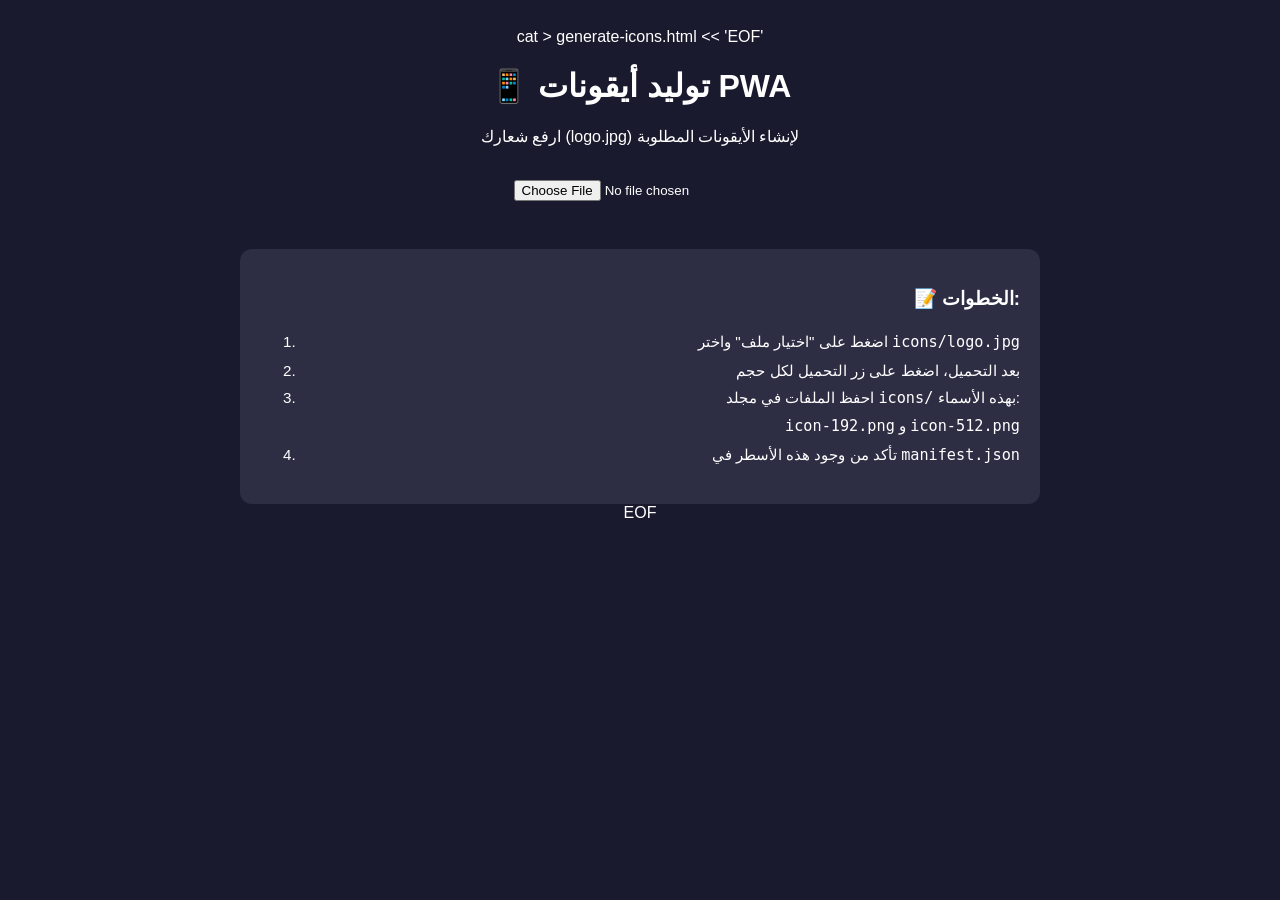
<file: generate-icons.html>
cat > generate-icons.html << 'EOF'
<!DOCTYPE html>
<html>
<head>
    <meta charset="UTF-8">
    <title>Generate PWA Icons</title>
    <style>
        body { font-family: Arial, sans-serif; padding: 20px; background: #1a1a2e; color: white; text-align: center; }
        .container { max-width: 800px; margin: 0 auto; }
        .canvas-wrapper { display: flex; gap: 30px; justify-content: center; flex-wrap: wrap; margin: 20px 0; }
        .canvas-wrapper div { background: #2d2d44; padding: 15px; border-radius: 12px; }
        canvas { border-radius: 12px; }
        .btn { background: #0984e3; color: white; border: none; padding: 12px 30px; border-radius: 8px; font-size: 1rem; cursor: pointer; margin: 5px; }
        .btn:hover { background: #0873c7; }
        .btn-secondary { background: #636e72; }
        .btn-secondary:hover { background: #4a4a5a; }
        input { margin: 10px 0; padding: 8px; border-radius: 6px; border: none; }
        .steps { text-align: right; font-size: 0.95rem; line-height: 1.8; }
    </style>
</head>
<body>
    <div class="container">
        <h1>📱 توليد أيقونات PWA</h1>
        <p>ارفع شعارك (logo.jpg) لإنشاء الأيقونات المطلوبة</p>

        <input type="file" id="imageInput" accept="image/*">

        <div class="canvas-wrapper" id="canvasWrapper" style="display:none;">
            <div>
                <h3>192×192</h3>
                <canvas id="canvas192" width="192" height="192"></canvas>
                <br>
                <button class="btn" onclick="downloadIcon('canvas192', 'icon-192.png')">⬇️ تحميل 192</button>
            </div>
            <div>
                <h3>512×512</h3>
                <canvas id="canvas512" width="512" height="512"></canvas>
                <br>
                <button class="btn" onclick="downloadIcon('canvas512', 'icon-512.png')">⬇️ تحميل 512</button>
            </div>
        </div>

        <div style="margin-top:30px; text-align:right; background:#2d2d44; padding:20px; border-radius:12px;">
            <h3>📝 الخطوات:</h3>
            <ol class="steps">
                <li>اضغط على "اختيار ملف" واختر <code>icons/logo.jpg</code></li>
                <li>بعد التحميل، اضغط على زر التحميل لكل حجم</li>
                <li>احفظ الملفات في مجلد <code>icons/</code> بهذه الأسماء:
                    <br><code>icon-192.png</code> و <code>icon-512.png</code>
                </li>
                <li>تأكد من وجود هذه الأسطر في <code>manifest.json</code></li>
            </ol>
        </div>
    </div>

    <script>
        const input = document.getElementById('imageInput');
        const wrapper = document.getElementById('canvasWrapper');
        let img = null;

        input.addEventListener('change', function(e) {
            const file = e.target.files[0];
            if (!file) return;

            const reader = new FileReader();
            reader.onload = function(ev) {
                img = new Image();
                img.onload = function() {
                    drawIcons(img);
                    wrapper.style.display = 'flex';
                };
                img.src = ev.target.result;
            };
            reader.readAsDataURL(file);
        });

        function drawIcons(image) {
            const sizes = [192, 512];
            sizes.forEach(size => {
                const canvas = document.getElementById('canvas' + size);
                const ctx = canvas.getContext('2d');

                // Clear
                ctx.clearRect(0, 0, size, size);

                // Draw rounded rect background (match manifest bg)
                const radius = size * 0.2;
                ctx.fillStyle = '#1a1a2e';
                ctx.beginPath();
                ctx.moveTo(radius, 0);
                ctx.lineTo(size - radius, 0);
                ctx.quadraticCurveTo(size, 0, size, radius);
                ctx.lineTo(size, size - radius);
                ctx.quadraticCurveTo(size, size, size - radius, size);
                ctx.lineTo(radius, size);
                ctx.quadraticCurveTo(0, size, 0, size - radius);
                ctx.lineTo(0, radius);
                ctx.quadraticCurveTo(0, 0, radius, 0);
                ctx.closePath();
                ctx.fill();

                // Draw the image centered and scaled to fit
                const imgSize = Math.min(size * 0.8, image.width * (size / Math.max(image.width, image.height)));
                const x = (size - imgSize) / 2;
                const y = (size - imgSize) / 2;

                // Create a circular clip for the image (optional) – remove for full image
                ctx.save();
                ctx.beginPath();
                ctx.arc(size/2, size/2, imgSize/2, 0, Math.PI * 2);
                ctx.closePath();
                ctx.clip();

                ctx.drawImage(image, x, y, imgSize, imgSize);
                ctx.restore();

                // Draw border
                ctx.strokeStyle = 'rgba(255,255,255,0.1)';
                ctx.lineWidth = size * 0.015;
                ctx.strokeRect(size * 0.04, size * 0.04, size * 0.92, size * 0.92);
            });
        }

        function downloadIcon(canvasId, filename) {
            const canvas = document.getElementById(canvasId);
            const link = document.createElement('a');
            link.download = filename;
            link.href = canvas.toDataURL('image/png');
            link.click();
        }
    </script>
</body>
</html>
EOF
</file>
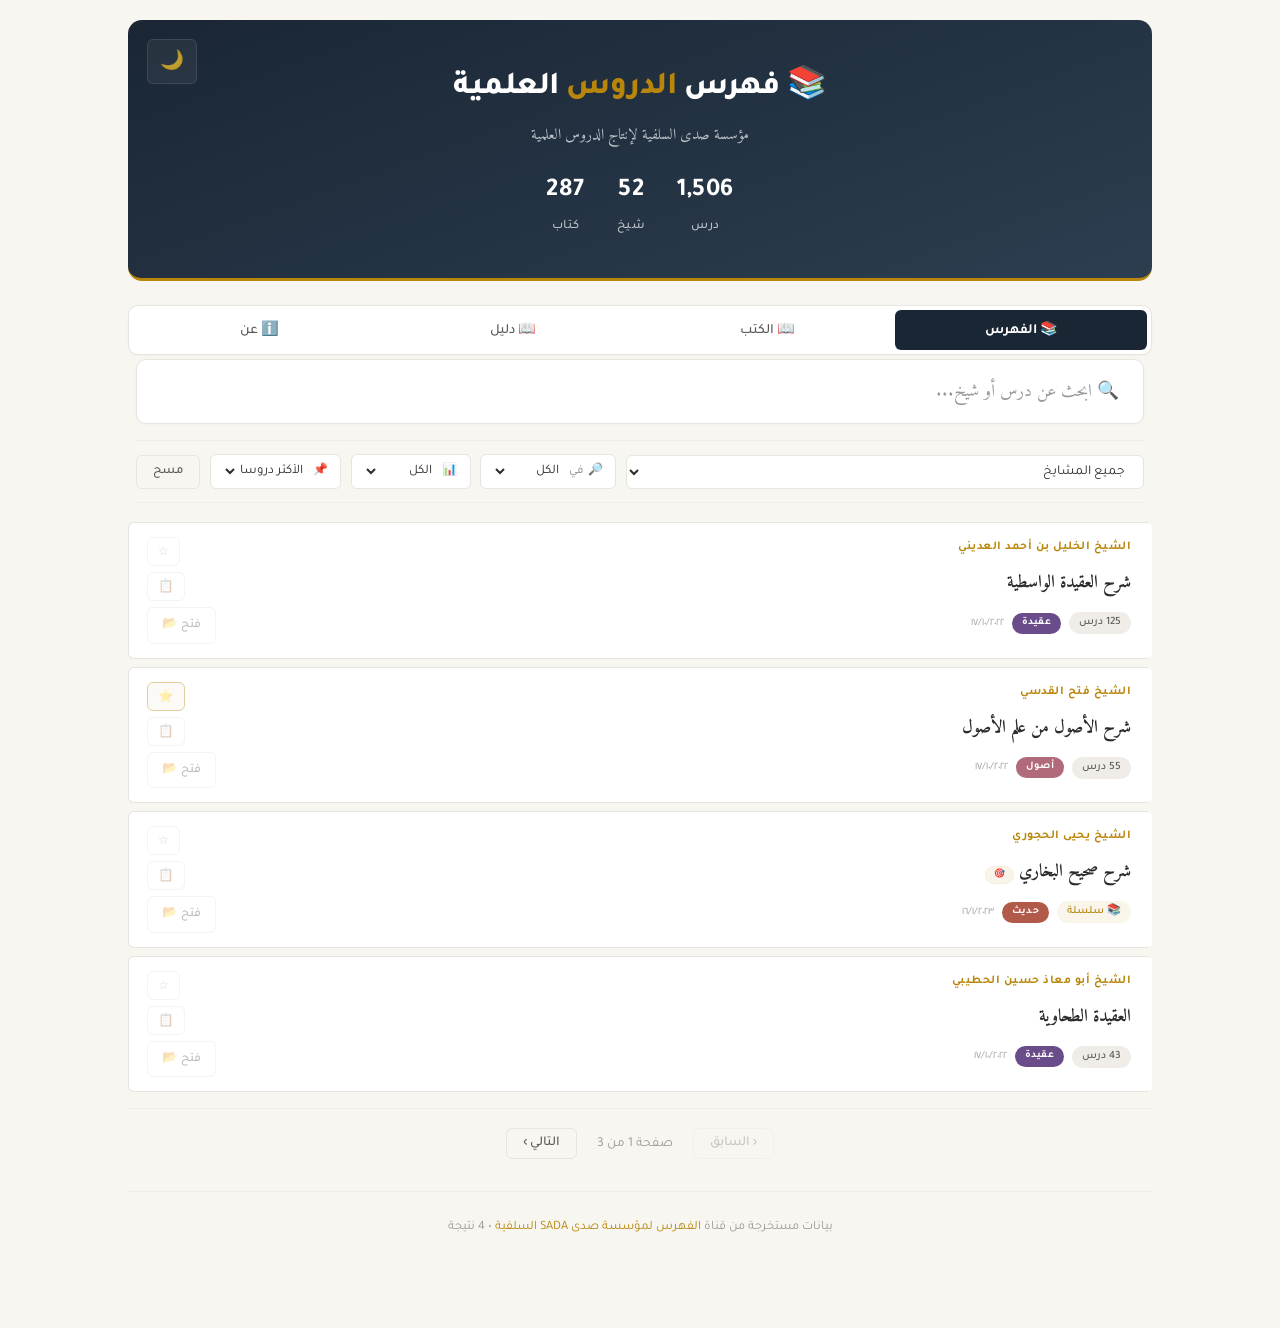
<file: preview.html>
<!DOCTYPE html>
<html lang="ar" dir="rtl">
<head>
    <meta charset="UTF-8">
    <meta name="viewport" content="width=device-width, initial-scale=1.0">
    <title>معاينة التصميم الجديد - فهرس الدروس</title>

    <!-- Google Fonts - Scholarly Arabic -->
    <link href="https://fonts.googleapis.com/css2?family=Amiri:wght@400;700&family=Tajawal:wght@300;400;500;700;800&display=swap" rel="stylesheet">

    <style>
        /* ============================================
           THEME VARIABLES - FLAT & SCHOLARLY
           ============================================ */
        :root {
            /* ── Core Colors ── */
            --primary: #1a2634;
            --primary-rgb: 26, 38, 52;
            --primary-light: rgba(26, 38, 52, 0.04);

            /* ── Accent (Warm Gold) ── */
            --accent-gold: #b8860b;
            --accent-gold-light: rgba(184, 134, 11, 0.08);
            --accent-gold-subtle: rgba(184, 134, 11, 0.03);

            /* ── Surfaces - Flat ── */
            --bg-body: #f8f6f1;
            --bg-card: #ffffff;
            --bg-elevated: #faf8f4;
            --bg-header: linear-gradient(160deg, #1a2634 0%, #2c3e50 100%);

            /* ── Text ── */
            --text-primary: #2c2c2c;
            --text-secondary: #5a5a5a;
            --text-light: #9a9a9a;
            --text-muted: #b8b8b8;

            /* ── Borders - Softer ── */
            --border-color: #e8e4de;
            --border-subtle: #f0ede8;

            /* ── Shadows - Flatter ── */
            --shadow-sm: 0 1px 3px rgba(0, 0, 0, 0.03);
            --shadow: 0 2px 8px rgba(0, 0, 0, 0.04);
            --shadow-hover: 0 4px 16px rgba(0, 0, 0, 0.06);

            /* ── Radii - Soft ── */
            --radius-sm: 6px;
            --radius-md: 10px;
            --radius-lg: 14px;

            /* ── Typography ── */
            --font-heading: 'Tajawal', 'Segoe UI', sans-serif;
            --font-body: 'Amiri', 'Times New Roman', serif;
            --font-meta: 'Tajawal', sans-serif;

            /* ── Transitions ── */
            --transition: 0.2s ease;
        }

        [data-theme="dark"] {
            --bg-body: #121212;
            --bg-card: #1e1e1e;
            --bg-elevated: #262626;
            --bg-header: linear-gradient(160deg, #0a0a0a 0%, #1a1a1a 100%);
            --text-primary: #e8e0d8;
            --text-secondary: #b0a8a0;
            --text-light: #7a7a7a;
            --text-muted: #5a5a5a;
            --border-color: #2a2a2a;
            --border-subtle: #222222;
            --shadow: 0 2px 8px rgba(0, 0, 0, 0.3);
            --shadow-hover: 0 4px 16px rgba(0, 0, 0, 0.4);
            --accent-gold: #d4a843;
            --accent-gold-light: rgba(212, 168, 67, 0.1);
            --accent-gold-subtle: rgba(212, 168, 67, 0.04);
        }

        /* ============================================
           BASE
           ============================================ */
        *,
        *::before,
        *::after {
            box-sizing: border-box;
            margin: 0;
            padding: 0;
        }

        body {
            font-family: var(--font-body);
            background: var(--bg-body);
            color: var(--text-primary);
            padding: 20px;
            line-height: 1.8;
            transition: background 0.3s ease, color 0.3s ease;
            padding-bottom: 80px;
            font-size: 1.05rem;
            -webkit-font-smoothing: antialiased;
        }

        .container {
            max-width: 1024px;
            margin: 0 auto;
        }

        /* ============================================
           HEADER - MINIMAL SCHOLARLY
           ============================================ */
        header {
            background: var(--bg-header);
            color: white;
            padding: 2.5rem 2rem 2.5rem;
            border-radius: var(--radius-lg);
            margin-bottom: 1.5rem;
            text-align: center;
            position: relative;
            border-bottom: 3px solid var(--accent-gold);
        }

        .theme-toggle-wrapper {
            position: absolute;
            top: 1.2rem;
            left: 1.2rem;
        }

        .theme-btn {
            background: rgba(255, 255, 255, 0.06);
            border: 1px solid rgba(255, 255, 255, 0.1);
            font-size: 1.2rem;
            padding: 8px 12px;
            border-radius: var(--radius-sm);
            cursor: pointer;
            color: rgba(255, 255, 255, 0.7);
            transition: all var(--transition);
            font-family: var(--font-meta);
        }

        .theme-btn:hover {
            background: rgba(255, 255, 255, 0.12);
            color: white;
        }

        header h1 {
            font-family: var(--font-heading);
            font-size: 2rem;
            font-weight: 800;
            letter-spacing: -0.5px;
            margin-bottom: 0.3rem;
        }

        header h1 .gold {
            color: var(--accent-gold);
        }

        header p {
            font-family: var(--font-body);
            opacity: 0.7;
            font-size: 0.95rem;
            font-weight: 400;
        }

        .stats {
            display: flex;
            justify-content: center;
            gap: 2rem;
            margin-top: 1.2rem;
            flex-wrap: wrap;
        }

        .stats .stat-box {
            font-family: var(--font-meta);
            font-size: 0.8rem;
            font-weight: 500;
            color: rgba(255, 255, 255, 0.7);
            letter-spacing: 0.5px;
            text-transform: uppercase;
            display: flex;
            flex-direction: column;
            align-items: center;
        }

        .stats .stat-box strong {
            font-size: 1.6rem;
            font-weight: 700;
            color: white;
            font-family: var(--font-heading);
        }

        .stats .stat-box .gold {
            color: var(--accent-gold);
        }

        /* ============================================
           SEARCH BOX - FLAT INTEGRATED
           ============================================ */
        .search-box {
            margin-top: -20px;
            position: relative;
            z-index: 10;
            padding: 0 0.5rem;
        }

        .search-box input {
            width: 100%;
            padding: 16px 24px;
            font-family: var(--font-body);
            font-size: 1.1rem;
            border-radius: var(--radius-md);
            border: 1px solid var(--border-color);
            background: var(--bg-card);
            color: var(--text-primary);
            outline: none;
            transition: all var(--transition);
            box-shadow: var(--shadow-sm);
        }

        .search-box input:focus {
            border-color: var(--accent-gold);
            box-shadow: 0 0 0 3px var(--accent-gold-light);
        }

        .search-box input::placeholder {
            color: var(--text-light);
            font-weight: 300;
        }

        /* ============================================
           TABS - FLAT & CLEAN
           ============================================ */
        .tabs {
            display: flex;
            gap: 2px;
            background: var(--bg-card);
            padding: 4px;
            border-radius: var(--radius-md);
            margin-top: 1.2rem;
            margin-bottom: 0;
            border: 1px solid var(--border-color);
            box-shadow: var(--shadow-sm);
            flex-wrap: wrap;
        }

        .tab-btn {
            padding: 10px 22px;
            border: none;
            border-radius: var(--radius-sm);
            font-family: var(--font-meta);
            font-size: 0.88rem;
            font-weight: 500;
            cursor: pointer;
            background: transparent;
            color: var(--text-secondary);
            transition: all var(--transition);
            flex: 1;
            text-align: center;
            min-width: 80px;
        }

        .tab-btn:hover {
            background: var(--accent-gold-subtle);
            color: var(--text-primary);
        }

        .tab-btn.active {
            background: var(--primary);
            color: white;
            font-weight: 600;
        }

        [data-theme="dark"] .tab-btn.active {
            background: var(--accent-gold);
            color: var(--primary);
        }

        .tab-content {
            display: none;
            background: transparent;
            padding: 1.5rem 0 0 0;
            margin-bottom: 0;
        }

        .tab-content.active {
            display: block;
            animation: fadeIn 0.25s ease;
        }

        /* ============================================
           FILTERS - FLAT & MINIMAL
           ============================================ */
        .filters {
            display: flex;
            flex-wrap: wrap;
            gap: 0.6rem;
            padding: 0.8rem 0;
            margin-top: 1rem;
            align-items: center;
            border-top: 1px solid var(--border-subtle);
            border-bottom: 1px solid var(--border-subtle);
        }

        .filters select {
            padding: 8px 14px;
            border: 1px solid var(--border-color);
            border-radius: var(--radius-sm);
            font-family: var(--font-meta);
            font-size: 0.85rem;
            font-weight: 400;
            background: var(--bg-card);
            color: var(--text-primary);
            min-width: 140px;
            flex: 1 1 auto;
            cursor: pointer;
            transition: all var(--transition);
        }

        .filters select:focus {
            border-color: var(--accent-gold);
            outline: none;
        }

        .filters .filter-group {
            display: flex;
            align-items: center;
            gap: 6px;
            padding: 6px 12px;
            border: 1px solid var(--border-color);
            border-radius: var(--radius-sm);
            background: var(--bg-card);
            flex: 0 1 auto;
            min-width: 120px;
            transition: border-color var(--transition);
        }

        .filters .filter-group:focus-within {
            border-color: var(--accent-gold);
        }

        .filters .filter-group label {
            font-family: var(--font-meta);
            font-size: 0.75rem;
            font-weight: 500;
            color: var(--text-light);
            text-transform: uppercase;
            letter-spacing: 0.3px;
        }

        .filters .filter-group select {
            border: none;
            padding: 0;
            min-width: 70px;
            font-size: 0.82rem;
            background: transparent;
            color: var(--text-primary);
            flex: 1;
        }

        .filters .filter-group select:focus {
            box-shadow: none;
        }

        .btn-clear {
            font-family: var(--font-meta);
            padding: 8px 16px;
            border: 1px solid var(--border-color);
            border-radius: var(--radius-sm);
            background: transparent;
            color: var(--text-secondary);
            font-size: 0.82rem;
            font-weight: 500;
            cursor: pointer;
            transition: all var(--transition);
            flex: 0 0 auto;
        }

        .btn-clear:hover {
            background: var(--border-subtle);
            color: var(--text-primary);
        }

        .mobile-filter-toggle {
            display: none;
            width: 100%;
            padding: 12px 16px;
            font-family: var(--font-meta);
            font-size: 0.9rem;
            font-weight: 500;
            background: var(--bg-card);
            border: 1px solid var(--border-color);
            border-radius: var(--radius-sm);
            color: var(--text-secondary);
            cursor: pointer;
            transition: all var(--transition);
            justify-content: space-between;
            align-items: center;
        }

        .mobile-filter-toggle:hover {
            border-color: var(--accent-gold);
        }

        /* ============================================
           RESULTS - FLAT CARDS
           ============================================ */
        .results {
            display: flex;
            flex-direction: column;
            gap: 8px;
            margin-top: 1.2rem;
        }

        .result-item {
            display: grid;
            grid-template-columns: 1fr auto;
            grid-template-areas:
                "sheikh actions"
                "title actions"
                "meta actions";
            align-items: start;
            padding: 14px 18px;
            background: var(--bg-card);
            border: 1px solid var(--border-color);
            border-right: 3px solid transparent;
            border-radius: var(--radius-sm);
            transition: all var(--transition);
        }

        .result-item:hover {
            border-color: var(--border-color);
            border-right-color: var(--accent-gold);
            background: var(--bg-elevated);
        }

        .result-sheikh {
            grid-area: sheikh;
            font-family: var(--font-meta);
            font-size: 0.75rem;
            font-weight: 600;
            color: var(--accent-gold);
            text-transform: uppercase;
            letter-spacing: 0.5px;
            margin-bottom: 2px;
        }

        .result-title {
            grid-area: title;
            font-family: var(--font-body);
            font-size: 1.1rem;
            font-weight: 700;
            color: var(--text-primary);
            margin-bottom: 6px;
            line-height: 1.5;
        }

        .result-meta {
            grid-area: meta;
            display: flex;
            gap: 8px;
            flex-wrap: wrap;
            align-items: center;
        }

        .result-count {
            font-family: var(--font-meta);
            font-size: 0.7rem;
            font-weight: 500;
            color: var(--text-secondary);
            background: var(--border-subtle);
            padding: 1px 10px;
            border-radius: 30px;
        }

        .result-count.series {
            color: var(--accent-gold);
            background: var(--accent-gold-light);
        }

        .result-date {
            font-family: var(--font-meta);
            font-size: 0.68rem;
            color: var(--text-light);
        }

        .result-link {
            grid-area: actions;
            display: flex;
            flex-direction: column;
            gap: 6px;
            align-items: flex-end;
            opacity: 0.4;
            transition: opacity var(--transition);
        }

        .result-item:hover .result-link,
        .result-item:focus-within .result-link {
            opacity: 1;
        }

        .result-link a {
            font-family: var(--font-meta);
            display: inline-block;
            padding: 6px 14px;
            border: 1px solid var(--border-color);
            border-radius: var(--radius-sm);
            color: var(--text-secondary);
            text-decoration: none;
            font-size: 0.78rem;
            font-weight: 500;
            transition: all var(--transition);
            background: transparent;
        }

        .result-link a:hover {
            border-color: var(--accent-gold);
            color: var(--accent-gold);
            background: var(--accent-gold-light);
        }

        .btn-copy,
        .btn-bookmark {
            font-family: var(--font-meta);
            background: transparent;
            border: 1px solid var(--border-color);
            color: var(--text-light);
            padding: 5px 10px;
            border-radius: var(--radius-sm);
            cursor: pointer;
            font-size: 0.78rem;
            transition: all var(--transition);
            min-width: 32px;
            text-align: center;
        }

        .btn-copy:hover {
            border-color: var(--accent-gold);
            color: var(--accent-gold);
        }

        .btn-bookmark:hover {
            border-color: var(--accent-gold);
            color: var(--accent-gold);
        }

        .btn-bookmark.bookmarked {
            border-color: var(--accent-gold);
            color: var(--accent-gold);
            background: var(--accent-gold-light);
        }

        /* Category pills - Flat */
        .category-pill {
            font-family: var(--font-meta);
            display: inline-block;
            padding: 1px 10px;
            border-radius: 30px;
            font-size: 0.65rem;
            font-weight: 600;
            color: white;
            letter-spacing: 0.3px;
            border: none;
        }

        .category-fiqh {
            background: #2d6a9f;
        }
        .category-aqeedah {
            background: #6b4c8a;
        }
        .category-tafsir {
            background: #2a7a6a;
        }
        .category-hadith {
            background: #b25a4a;
        }
        .category-sirah {
            background: #b8860b;
            color: white;
        }
        .category-lughah {
            background: #3a8a8a;
        }
        .category-usul {
            background: #b06a7a;
        }
        .category-other {
            background: #7a7a7a;
        }

        .fuzzy-badge {
            font-family: var(--font-meta);
            font-size: 0.55rem;
            font-weight: 600;
            color: var(--accent-gold);
            background: var(--accent-gold-light);
            padding: 1px 8px;
            border-radius: 30px;
            display: inline-block;
            border: 1px solid var(--accent-gold-light);
        }

        /* ============================================
           BOOKS - FLAT GRID
           ============================================ */
        .books-list {
            display: grid;
            grid-template-columns: repeat(auto-fill, minmax(200px, 1fr));
            gap: 16px;
            margin-top: 1rem;
        }

        .book-item {
            display: flex;
            flex-direction: column;
            align-items: center;
            text-align: center;
            padding: 20px 16px;
            background: var(--bg-card);
            border: 1px solid var(--border-color);
            border-radius: var(--radius-sm);
            transition: all var(--transition);
            cursor: pointer;
            border-bottom: 3px solid transparent;
        }

        .book-item:hover {
            border-bottom-color: var(--accent-gold);
            background: var(--bg-elevated);
            transform: translateY(-2px);
        }

        .book-item .book-title {
            font-family: var(--font-body);
            font-size: 1rem;
            font-weight: 700;
            color: var(--text-primary);
            margin-bottom: 10px;
            line-height: 1.4;
        }

        .book-item .book-meta {
            display: flex;
            flex-direction: column;
            gap: 4px;
            align-items: center;
            width: 100%;
        }

        .book-item .book-category-pill {
            font-family: var(--font-meta);
            font-size: 0.6rem;
            font-weight: 600;
            padding: 2px 12px;
            border-radius: 30px;
            color: white;
            display: inline-block;
            margin-bottom: 4px;
        }

        .book-item .book-sheikhs-count {
            font-family: var(--font-meta);
            font-size: 0.75rem;
            color: var(--text-secondary);
        }

        .book-item .book-total-lessons {
            font-family: var(--font-meta);
            font-size: 0.7rem;
            font-weight: 600;
            color: var(--accent-gold);
            background: var(--accent-gold-light);
            padding: 2px 12px;
            border-radius: 30px;
        }

        .book-item .book-arrow {
            display: none;
        }

        /* ============================================
           SHEIKH BANNER - FLAT
           ============================================ */
        .sheikh-banner {
            display: flex;
            align-items: center;
            gap: 16px;
            padding: 16px 24px;
            background: var(--accent-gold-subtle);
            border: 1px solid var(--border-color);
            border-right: 4px solid var(--accent-gold);
            border-radius: var(--radius-sm);
            margin: 1.5rem 0;
            flex-wrap: wrap;
        }

        .sheikh-banner-icon {
            font-size: 1.8rem;
            opacity: 0.7;
        }

        .sheikh-banner-name {
            font-family: var(--font-heading);
            font-size: 1.3rem;
            font-weight: 700;
            color: var(--text-primary);
            flex: 1;
        }

        .sheikh-banner-count {
            font-family: var(--font-meta);
            font-size: 0.85rem;
            color: var(--text-secondary);
            background: var(--bg-card);
            padding: 4px 16px;
            border-radius: 30px;
            border: 1px solid var(--border-color);
        }

        /* ============================================
           PAGINATION - FLAT
           ============================================ */
        .pagination {
            display: flex;
            justify-content: center;
            align-items: center;
            gap: 0.5rem;
            padding: 1.2rem 0 0.5rem;
            border-top: 1px solid var(--border-subtle);
            margin-top: 1rem;
            flex-wrap: wrap;
        }

        .page-btn {
            font-family: var(--font-meta);
            padding: 6px 16px;
            border: 1px solid var(--border-color);
            border-radius: var(--radius-sm);
            background: transparent;
            color: var(--text-secondary);
            font-size: 0.85rem;
            font-weight: 500;
            cursor: pointer;
            transition: all var(--transition);
        }

        .page-btn:hover:not(:disabled) {
            border-color: var(--accent-gold);
            color: var(--accent-gold);
        }

        .page-btn:disabled {
            opacity: 0.3;
            cursor: not-allowed;
        }

        .page-info {
            font-family: var(--font-meta);
            font-size: 0.85rem;
            color: var(--text-light);
            min-width: 100px;
            text-align: center;
        }

        /* ============================================
           EMPTY STATES - ELEGANT
           ============================================ */
        .no-results,
        .bookmarks-empty,
        .books-empty {
            display: flex;
            flex-direction: column;
            align-items: center;
            justify-content: center;
            padding: 3rem 1rem;
            text-align: center;
            color: var(--text-secondary);
            font-family: var(--font-body);
            font-size: 1rem;
        }

        .no-results::before {
            content: '📿';
            font-size: 3rem;
            margin-bottom: 1rem;
            opacity: 0.5;
        }

        .bookmarks-empty::before {
            content: '📖';
            font-size: 3rem;
            margin-bottom: 1rem;
            opacity: 0.5;
        }

        .books-empty::before {
            content: '📚';
            font-size: 3rem;
            margin-bottom: 1rem;
            opacity: 0.5;
        }

        /* ============================================
           LOADING
           ============================================ */
        .loading {
            text-align: center;
            padding: 2rem;
            color: var(--text-secondary);
            font-family: var(--font-body);
        }

        /* ============================================
           FOOTER
           ============================================ */
        footer {
            text-align: center;
            padding: 1.5rem 0 0.5rem;
            color: var(--text-light);
            font-family: var(--font-meta);
            font-size: 0.8rem;
            border-top: 1px solid var(--border-subtle);
            margin-top: 1.5rem;
        }

        footer a {
            color: var(--accent-gold);
            text-decoration: none;
            transition: opacity var(--transition);
        }

        footer a:hover {
            opacity: 0.7;
        }

        /* ============================================
           ANIMATIONS
           ============================================ */
        @keyframes fadeIn {
            from {
                opacity: 0;
                transform: translateY(6px);
            }
            to {
                opacity: 1;
                transform: translateY(0);
            }
        }

        /* ============================================
           GUIDE & ABOUT - FLAT
           ============================================ */
        .guide-content,
        .about-content {
            max-width: 800px;
            margin: 0 auto;
        }

        .guide-content h2,
        .about-content h2 {
            font-family: var(--font-heading);
            font-size: 1.6rem;
            font-weight: 800;
            color: var(--text-primary);
            margin-bottom: 1.2rem;
            padding-bottom: 0.5rem;
            border-bottom: 2px solid var(--border-subtle);
        }

        .guide-content h3,
        .about-content h3 {
            font-family: var(--font-heading);
            font-size: 1.1rem;
            font-weight: 700;
            color: var(--accent-gold);
            margin-top: 1.8rem;
            margin-bottom: 0.5rem;
        }

        .guide-content p,
        .about-content p {
            font-family: var(--font-body);
            color: var(--text-secondary);
            margin-bottom: 0.8rem;
            font-size: 1rem;
        }

        .guide-content ul,
        .about-content ul {
            padding-right: 1.5rem;
            margin-bottom: 1rem;
            color: var(--text-secondary);
        }

        .guide-content li,
        .about-content li {
            margin-bottom: 0.3rem;
        }

        .guide-content table {
            width: 100%;
            border-collapse: collapse;
            margin: 1rem 0;
            font-family: var(--font-meta);
            font-size: 0.85rem;
        }

        .guide-content th,
        .guide-content td {
            padding: 8px 12px;
            border: 1px solid var(--border-color);
            text-align: right;
            color: var(--text-primary);
        }

        .guide-content th {
            background: var(--border-subtle);
            font-weight: 600;
        }

        .about-content .dua {
            font-family: var(--font-body);
            font-size: 1.2rem;
            color: var(--text-primary);
            text-align: center;
            margin-top: 2rem;
            padding-top: 1.5rem;
            border-top: 1px solid var(--border-subtle);
        }

        /* ============================================
           RESPONSIVE - FLAT & CLEAN
           ============================================ */

        /* ── Mobile ── */
        @media (max-width: 768px) {
            body {
                padding-bottom: 80px;
                padding: 12px;
            }

            header {
                padding: 1.8rem 1.2rem 1.8rem;
                border-radius: var(--radius-md);
            }

            header h1 {
                font-size: 1.5rem;
            }

            .theme-btn {
                font-size: 1rem;
                padding: 6px 10px;
            }

            .stats {
                gap: 0.8rem;
            }

            .stats .stat-box {
                font-size: 0.65rem;
            }

            .stats .stat-box strong {
                font-size: 1.2rem;
            }

            /* Bottom Nav - Mobile */
            .tabs {
                position: fixed;
                bottom: 0;
                left: 0;
                right: 0;
                background: var(--bg-card);
                padding: 8px 4px;
                margin: 0;
                border-radius: var(--radius-md) var(--radius-md) 0 0;
                border: 1px solid var(--border-color);
                border-bottom: none;
                box-shadow: 0 -2px 10px rgba(0, 0, 0, 0.04);
                z-index: 999;
                gap: 0;
                flex-wrap: nowrap;
            }

            .tab-btn {
                flex-direction: column;
                display: flex;
                align-items: center;
                gap: 2px;
                background: transparent;
                border: none;
                box-shadow: none;
                padding: 6px 4px;
                font-size: 0.65rem;
                font-weight: 500;
                color: var(--text-light);
                flex: 1;
                min-width: 40px;
            }

            .tab-btn.active {
                background: transparent;
                color: var(--accent-gold);
                font-weight: 700;
            }

            .tab-content {
                padding: 1rem 0 0 0;
            }

            .search-box {
                margin-top: -15px;
                padding: 0;
            }

            .search-box input {
                padding: 14px 18px;
                font-size: 1rem;
            }

            .mobile-filter-toggle {
                display: flex;
                margin-top: 0.8rem;
            }

            .filters {
                display: none;
                flex-direction: column;
                padding: 0.8rem 0;
                border-top: none;
                border-bottom: 1px solid var(--border-subtle);
                margin-top: 0;
            }

            .filters.expanded {
                display: flex;
                animation: fadeIn 0.2s ease;
            }

            .filters select,
            .filters .filter-group {
                flex: 1 1 100%;
                min-width: 100%;
                max-width: 100%;
            }

            .filters .filter-group {
                flex-wrap: wrap;
            }

            .filters .filter-group select {
                min-width: 60px;
                flex: 1;
            }

            .filters .btn-clear {
                flex: 1 1 100%;
                text-align: center;
            }

            .result-item {
                grid-template-areas:
                    "sheikh"
                    "title"
                    "meta"
                    "actions";
                grid-template-columns: 1fr;
                padding: 12px 14px;
            }

            .result-link {
                flex-direction: row;
                opacity: 1;
                margin-top: 10px;
                border-top: 1px solid var(--border-subtle);
                padding-top: 10px;
                justify-content: flex-start;
                gap: 8px;
            }

            .result-link a {
                font-size: 0.75rem;
                padding: 5px 12px;
            }

            .result-title {
                font-size: 1rem;
            }

            .books-list {
                grid-template-columns: repeat(auto-fill, minmax(150px, 1fr));
                gap: 12px;
            }

            .book-item {
                padding: 16px 12px;
            }

            .book-item .book-title {
                font-size: 0.9rem;
            }

            .sheikh-banner {
                padding: 14px 18px;
                gap: 10px;
            }

            .sheikh-banner-name {
                font-size: 1.1rem;
            }

            .sheikh-banner-icon {
                font-size: 1.4rem;
            }

            .sheikh-banner-count {
                font-size: 0.75rem;
                padding: 2px 12px;
            }

            .pagination {
                gap: 4px;
                padding: 1rem 0 0.5rem;
            }

            .page-btn {
                padding: 5px 12px;
                font-size: 0.8rem;
            }

            .page-info {
                min-width: 70px;
                font-size: 0.8rem;
            }

            .guide-content table {
                font-size: 0.75rem;
            }

            .guide-content th,
            .guide-content td {
                padding: 4px 8px;
            }
        }

        @media (max-width: 480px) {
            header h1 {
                font-size: 1.2rem;
            }

            .stats .stat-box strong {
                font-size: 1rem;
            }

            .stats {
                gap: 0.5rem;
            }

            .stats .stat-box {
                font-size: 0.55rem;
            }

            .books-list {
                grid-template-columns: repeat(auto-fill, minmax(120px, 1fr));
                gap: 10px;
            }

            .book-item {
                padding: 12px 10px;
            }

            .book-item .book-title {
                font-size: 0.8rem;
            }

            .result-title {
                font-size: 0.95rem;
            }
        }
    </style>
</head>
<body>
    <div class="container">

        <!-- ===== HEADER ===== -->
        <header>
            <div class="theme-toggle-wrapper">
                <button class="theme-btn" onclick="toggleTheme()">🌙</button>
            </div>
            <h1>📚 فهرس <span class="gold">الدروس</span> العلمية</h1>
            <p>مؤسسة صدى السلفية لإنتاج الدروس العلمية</p>
            <div class="stats">
                <div class="stat-box"><strong>1,506</strong> درس</div>
                <div class="stat-box"><strong>52</strong> شيخ</div>
                <div class="stat-box"><strong>287</strong> كتاب</div>
            </div>
        </header>

        <!-- ===== TABS ===== -->
        <nav class="tabs">
            <button class="tab-btn active" data-tab="index">📚 الفهرس</button>
            <button class="tab-btn" data-tab="books">📖 الكتب</button>
            <button class="tab-btn" data-tab="guide">📖 دليل</button>
            <button class="tab-btn" data-tab="about">ℹ️ عن</button>
        </nav>

        <!-- ===== TAB: INDEX ===== -->
        <section class="tab-content active" id="tab-index">
            <div class="search-box">
                <input type="text" placeholder="🔍 ابحث عن درس أو شيخ..." oninput="filterResults()">
                <div id="suggestions" style="display:none;"></div>

                <button class="mobile-filter-toggle" onclick="toggleFilters()">
                    <span>🎛️ تصفية النتائج</span>
                    <i>+</i>
                </button>

                <div class="filters" id="filterContainer">
                    <select id="sheikhFilter" onchange="filterResults()">
                        <option value="">جميع المشايخ</option>
                        <option value="الشيخ الخليل بن أحمد العديني">الخليل بن أحمد العديني</option>
                        <option value="الشيخ فتح القدسي">فتح القدسي</option>
                        <option value="الشيخ يحيى الحجوري">يحيى الحجوري</option>
                    </select>

                    <div class="filter-group">
                        <label>🔎 في</label>
                        <select id="searchScope">
                            <option value="all">الكل</option>
                            <option value="title">العنوان</option>
                            <option value="sheikh">الشيخ</option>
                        </select>
                    </div>

                    <div class="filter-group">
                        <label>📊</label>
                        <select id="countFilter">
                            <option value="any">الكل</option>
                            <option value="1-10">1–10</option>
                            <option value="11-50">11–50</option>
                            <option value="51-100">51–100</option>
                            <option value="100+">100+</option>
                        </select>
                    </div>

                    <div class="filter-group">
                        <label>📌</label>
                        <select id="sortOrder">
                            <option value="lessons-desc">الأكثر دروساً</option>
                            <option value="lessons-asc">الأقل دروساً</option>
                            <option value="alpha">أبجدياً</option>
                        </select>
                    </div>

                    <button class="btn-clear" onclick="clearFilters()">مسح</button>
                </div>
            </div>

            <!-- Sheikh Banner -->
            <div id="sheikhBanner" class="sheikh-banner" style="display:none;">
                <span class="sheikh-banner-name" id="bannerName">الشيخ الخليل بن أحمد العديني</span>
                <span class="sheikh-banner-count" id="bannerCount">1,382 درس</span>
            </div>

            <!-- Results -->
            <div id="results" class="results">
                <!-- Sample 1 -->
                <div class="result-item">
                    <div class="result-sheikh">الشيخ الخليل بن أحمد العديني</div>
                    <div class="result-title">شرح العقيدة الواسطية</div>
                    <div class="result-meta">
                        <span class="result-count">125 درس</span>
                        <span class="category-pill category-aqeedah">عقيدة</span>
                        <span class="result-date">١٧/١٠/٢٠٢٢</span>
                    </div>
                    <div class="result-link">
                        <button class="btn-bookmark">☆</button>
                        <button class="btn-copy">📋</button>
                        <a href="#">فتح 📂</a>
                    </div>
                </div>

                <!-- Sample 2 -->
                <div class="result-item">
                    <div class="result-sheikh">الشيخ فتح القدسي</div>
                    <div class="result-title">شرح الأصول من علم الأصول</div>
                    <div class="result-meta">
                        <span class="result-count">55 درس</span>
                        <span class="category-pill category-usul">أصول</span>
                        <span class="result-date">١٧/١٠/٢٠٢٢</span>
                    </div>
                    <div class="result-link">
                        <button class="btn-bookmark bookmarked">⭐</button>
                        <button class="btn-copy">📋</button>
                        <a href="#">فتح 📂</a>
                    </div>
                </div>

                <!-- Sample 3 -->
                <div class="result-item">
                    <div class="result-sheikh">الشيخ يحيى الحجوري</div>
                    <div class="result-title">شرح صحيح البخاري <span class="fuzzy-badge">🎯</span></div>
                    <div class="result-meta">
                        <span class="result-count series">📚 سلسلة</span>
                        <span class="category-pill category-hadith">حديث</span>
                        <span class="result-date">١٦/١/٢٠٢٣</span>
                    </div>
                    <div class="result-link">
                        <button class="btn-bookmark">☆</button>
                        <button class="btn-copy">📋</button>
                        <a href="#">فتح 📂</a>
                    </div>
                </div>

                <!-- Sample 4 -->
                <div class="result-item">
                    <div class="result-sheikh">الشيخ أبو معاذ حسين الحطيبي</div>
                    <div class="result-title">العقيدة الطحاوية</div>
                    <div class="result-meta">
                        <span class="result-count">43 درس</span>
                        <span class="category-pill category-aqeedah">عقيدة</span>
                        <span class="result-date">١٧/١٠/٢٠٢٢</span>
                    </div>
                    <div class="result-link">
                        <button class="btn-bookmark">☆</button>
                        <button class="btn-copy">📋</button>
                        <a href="#">فتح 📂</a>
                    </div>
                </div>
            </div>

            <!-- Pagination -->
            <div class="pagination">
                <button class="page-btn" disabled>‹ السابق</button>
                <span class="page-info">صفحة 1 من 3</span>
                <button class="page-btn">التالي ›</button>
            </div>
        </section>

        <!-- ===== TAB: BOOKS ===== -->
        <section class="tab-content" id="tab-books">
            <div class="books-browser">
                <p style="font-family:var(--font-body); color:var(--text-secondary); margin-bottom:1.2rem; padding:12px 16px; background:var(--accent-gold-subtle); border-radius:var(--radius-sm); border-right:3px solid var(--accent-gold);">
                    تصفح الكتب حسب العلوم الشرعية، واختر كتابًا لترى المشايخ الذين شرحوه.
                </p>

                <div style="display:flex; gap:1rem; margin-bottom:1.2rem; flex-wrap:wrap;">
                    <select style="padding:8px 16px; border:1px solid var(--border-color); border-radius:var(--radius-sm); font-family:var(--font-meta); background:var(--bg-card); color:var(--text-primary); min-width:180px;">
                        <option value="">جميع العلوم</option>
                        <option value="فقه">فقه</option>
                        <option value="عقيدة">عقيدة</option>
                        <option value="تفسير">تفسير</option>
                        <option value="حديث">حديث</option>
                    </select>
                    <span style="font-family:var(--font-meta); font-size:0.8rem; color:var(--text-secondary); background:var(--border-subtle); padding:4px 16px; border-radius:30px; font-weight:500;">12 كتاب</span>
                </div>

                <div class="books-list">
                    <div class="book-item">
                        <div class="book-title">شرح العقيدة الواسطية</div>
                        <div class="book-meta">
                            <span class="book-category-pill category-aqeedah">عقيدة</span>
                            <span class="book-sheikhs-count">8 شيخ</span>
                            <span class="book-total-lessons">346 درس</span>
                        </div>
                    </div>
                    <div class="book-item">
                        <div class="book-title">عمدة الأحكام</div>
                        <div class="book-meta">
                            <span class="book-category-pill category-hadith">حديث</span>
                            <span class="book-sheikhs-count">5 شيخ</span>
                            <span class="book-total-lessons">189 درس</span>
                        </div>
                    </div>
                    <div class="book-item">
                        <div class="book-title">تفسير السعدي</div>
                        <div class="book-meta">
                            <span class="book-category-pill category-tafsir">تفسير</span>
                            <span class="book-sheikhs-count">4 شيخ</span>
                            <span class="book-total-lessons">112 درس</span>
                        </div>
                    </div>
                    <div class="book-item">
                        <div class="book-title">الأصول الثلاثة</div>
                        <div class="book-meta">
                            <span class="book-category-pill category-aqeedah">عقيدة</span>
                            <span class="book-sheikhs-count">6 شيخ</span>
                            <span class="book-total-lessons">178 درس</span>
                        </div>
                    </div>
                    <div class="book-item">
                        <div class="book-title">صفة الصلاة</div>
                        <div class="book-meta">
                            <span class="book-category-pill category-fiqh">فقه</span>
                            <span class="book-sheikhs-count">3 شيخ</span>
                            <span class="book-total-lessons">59 درس</span>
                        </div>
                    </div>
                </div>
            </div>
        </section>

        <!-- ===== TAB: GUIDE ===== -->
        <section class="tab-content" id="tab-guide">
            <div class="guide-content">
                <h2>📖 دليل الاستخدام</h2>

                <h3>🔍 1. البحث</h3>
                <p>اكتب أي كلمة في شريط البحث العلوي. يدعم الموقع البحث الضبابي الذي يتسامح مع الأخطاء الإملائية.</p>

                <h3>🎛️ 2. الفلاتر</h3>
                <ul>
                    <li><strong>جميع المشايخ</strong> – اختر شيخًا معينًا</li>
                    <li><strong>نطاق البحث</strong> – الكل / العنوان / الشيخ</li>
                    <li><strong>عدد الدروس</strong> – 1-10، 11-50، 51-100، 100+</li>
                    <li><strong>الترتيب</strong> – الأكثر دروساً، الأقل، أبجديًا</li>
                </ul>

                <h3>📖 3. تصفح الكتب</h3>
                <p>في تبويب <strong>الكتب</strong> يمكنك رؤية جميع الكتب مرتبة حسب العلوم الشرعية، والنقر على أي كتاب لترى جميع المشايخ الذين شرحوه.</p>

                <h3>🌙 4. الوضع الليلي</h3>
                <p>اضغط على زر 🌙 / ☀️ في أعلى الصفحة لتبديل المظهر.</p>

                <h3>🏷️ 5. التصنيفات</h3>
                <table>
                    <thead><tr><th>التصنيف</th><th>اللون</th><th>الأمثلة</th></tr></thead>
                    <tbody>
                        <tr><td>فقه</td><td>🔵</td><td>صلاة، صيام، زكاة، حج</td></tr>
                        <tr><td>عقيدة</td><td>🟣</td><td>توحيد، إيمان، أسماء وصفات</td></tr>
                        <tr><td>تفسير</td><td>🟢</td><td>سور القرآن، تفسير السعدي</td></tr>
                        <tr><td>حديث</td><td>🔴</td><td>صحيح البخاري، مسلم</td></tr>
                        <tr><td>سيرة</td><td>🟡</td><td>السيرة النبوية، غزوات</td></tr>
                        <tr><td>لغة</td><td>🔵</td><td>نحو، صرف، بلاغة</td></tr>
                        <tr><td>أصول</td><td>🌸</td><td>أصول الفقه، القواعد الفقهية</td></tr>
                        <tr><td>عام</td><td>⚪</td><td>مواد غير مصنفة</td></tr>
                    </tbody>
                </table>
            </div>
        </section>

        <!-- ===== TAB: ABOUT ===== -->
        <section class="tab-content" id="tab-about">
            <div class="about-content">
                <h2>ℹ️ عن الموقع</h2>

                <p>
                    هذا الموقع هو <strong>فهرس تفاعلي للدروس العلمية الصوتية</strong> لمشايخ أهل السنة،
                    تم استخراجه من قناة
                    <a href="https://t.me/alawe1434" target="_blank">الفهرس لمؤسسة صدى SADA السلفية</a>
                    على تيليجرام.
                </p>

                <h3>🎯 الهدف</h3>
                <p>توفير واجهة بحث متقدمة وسهلة الاستخدام للوصول إلى آلاف الدروس العلمية المصنفة حسب <strong>اسم الشيخ</strong>، <strong>التصنيف العلمي</strong>، و <strong>عدد الدروس</strong>.</p>

                <h3>✨ الميزات</h3>
                <ul>
                    <li><strong>بحث ضبابي</strong> – يتسامح مع الأخطاء الإملائية</li>
                    <li><strong>فلاتر متعددة</strong> – شيخ، تصنيفات، عدد الدروس</li>
                    <li><strong>تصفح الكتب</strong> – حسب العلوم مع المشايخ</li>
                    <li><strong>وضع ليلي</strong> – مريح للعين</li>
                    <li><strong>تصميم متجاوب</strong> – يعمل على جميع الأجهزة</li>
                </ul>

                <h3>📊 الإحصائيات</h3>
                <ul>
                    <li><strong>إجمالي الدروس:</strong> 1,506</li>
                    <li><strong>عدد المشايخ:</strong> 52</li>
                    <li><strong>عدد الكتب:</strong> 287</li>
                </ul>

                <h3>🤝 دعوة للمشاركة</h3>
                <p>
                    إذا وجدت خطأ في التصنيف أو لديك اقتراح لتحسين الموقع،
                    يسعدني سماع رأيك عبر البريد الإلكتروني:
                    <br>
                    <strong style="color:var(--accent-gold); font-family:var(--font-heading);">alqaddaaree@gmail.com</strong>
                </p>

                <div class="dua">بارك الله فيكم، ونفع الله بكم.</div>
            </div>
        </section>

        <!-- ===== FOOTER ===== -->
        <footer>
            بيانات مستخرجة من قناة
            <a href="https://t.me/alawe1434" target="_blank">الفهرس لمؤسسة صدى SADA السلفية</a>
            &bull; <span id="resultCount">4</span> نتيجة
        </footer>
    </div>

    <script>
        // ============================================
        // THEME TOGGLE
        // ============================================
        let darkMode = false;

        function toggleTheme() {
            darkMode = !darkMode;
            document.documentElement.setAttribute('data-theme', darkMode ? 'dark' : '');
            document.querySelector('.theme-btn').textContent = darkMode ? '☀️' : '🌙';
        }

        // ============================================
        // TABS
        // ============================================
        document.querySelectorAll('.tab-btn').forEach(btn => {
            btn.addEventListener('click', function() {
                document.querySelectorAll('.tab-btn').forEach(b => b.classList.remove('active'));
                this.classList.add('active');
                document.querySelectorAll('.tab-content').forEach(t => t.classList.remove('active'));
                document.getElementById('tab-' + this.dataset.tab).classList.add('active');
            });
        });

        // ============================================
        // FILTERS TOGGLE (Mobile)
        // ============================================
        let filtersVisible = false;

        function toggleFilters() {
            const container = document.getElementById('filterContainer');
            const btn = document.querySelector('.mobile-filter-toggle');
            filtersVisible = !filtersVisible;
            container.classList.toggle('expanded', filtersVisible);
            btn.querySelector('i').textContent = filtersVisible ? '−' : '+';
        }

        // ============================================
        // MOCK FUNCTIONS
        // ============================================

        function clearFilters() {
            document.querySelectorAll('.filters select').forEach(s => s.selectedIndex = 0);
            document.querySelectorAll('.filters .filter-group select').forEach(s => s.selectedIndex = 0);
            filterResults();
        }

        // ============================================
        // SHEIKH BANNER
        // ============================================
        document.getElementById('sheikhFilter').addEventListener('change', function() {
            const banner = document.getElementById('sheikhBanner');
            if (this.value) {
                banner.style.display = 'flex';
                document.getElementById('bannerName').textContent = this.value;
            } else {
                banner.style.display = 'none';
            }
        });

        // ============================================
        // BOOKMARK TOGGLE
        // ============================================
        document.querySelectorAll('.btn-bookmark').forEach(btn => {
            btn.addEventListener('click', function(e) {
                e.stopPropagation();
                this.classList.toggle('bookmarked');
                this.textContent = this.classList.contains('bookmarked') ? '⭐' : '☆';
            });
        });

        // ============================================
        // COPY BUTTON
        // ============================================
        document.querySelectorAll('.btn-copy').forEach(btn => {
            btn.addEventListener('click', function(e) {
                e.stopPropagation();
                const original = this.textContent;
                this.textContent = '✓';
                setTimeout(() => { this.textContent = original; }, 1500);
            });
        });
    </script>
</body>
</html>
</file>
